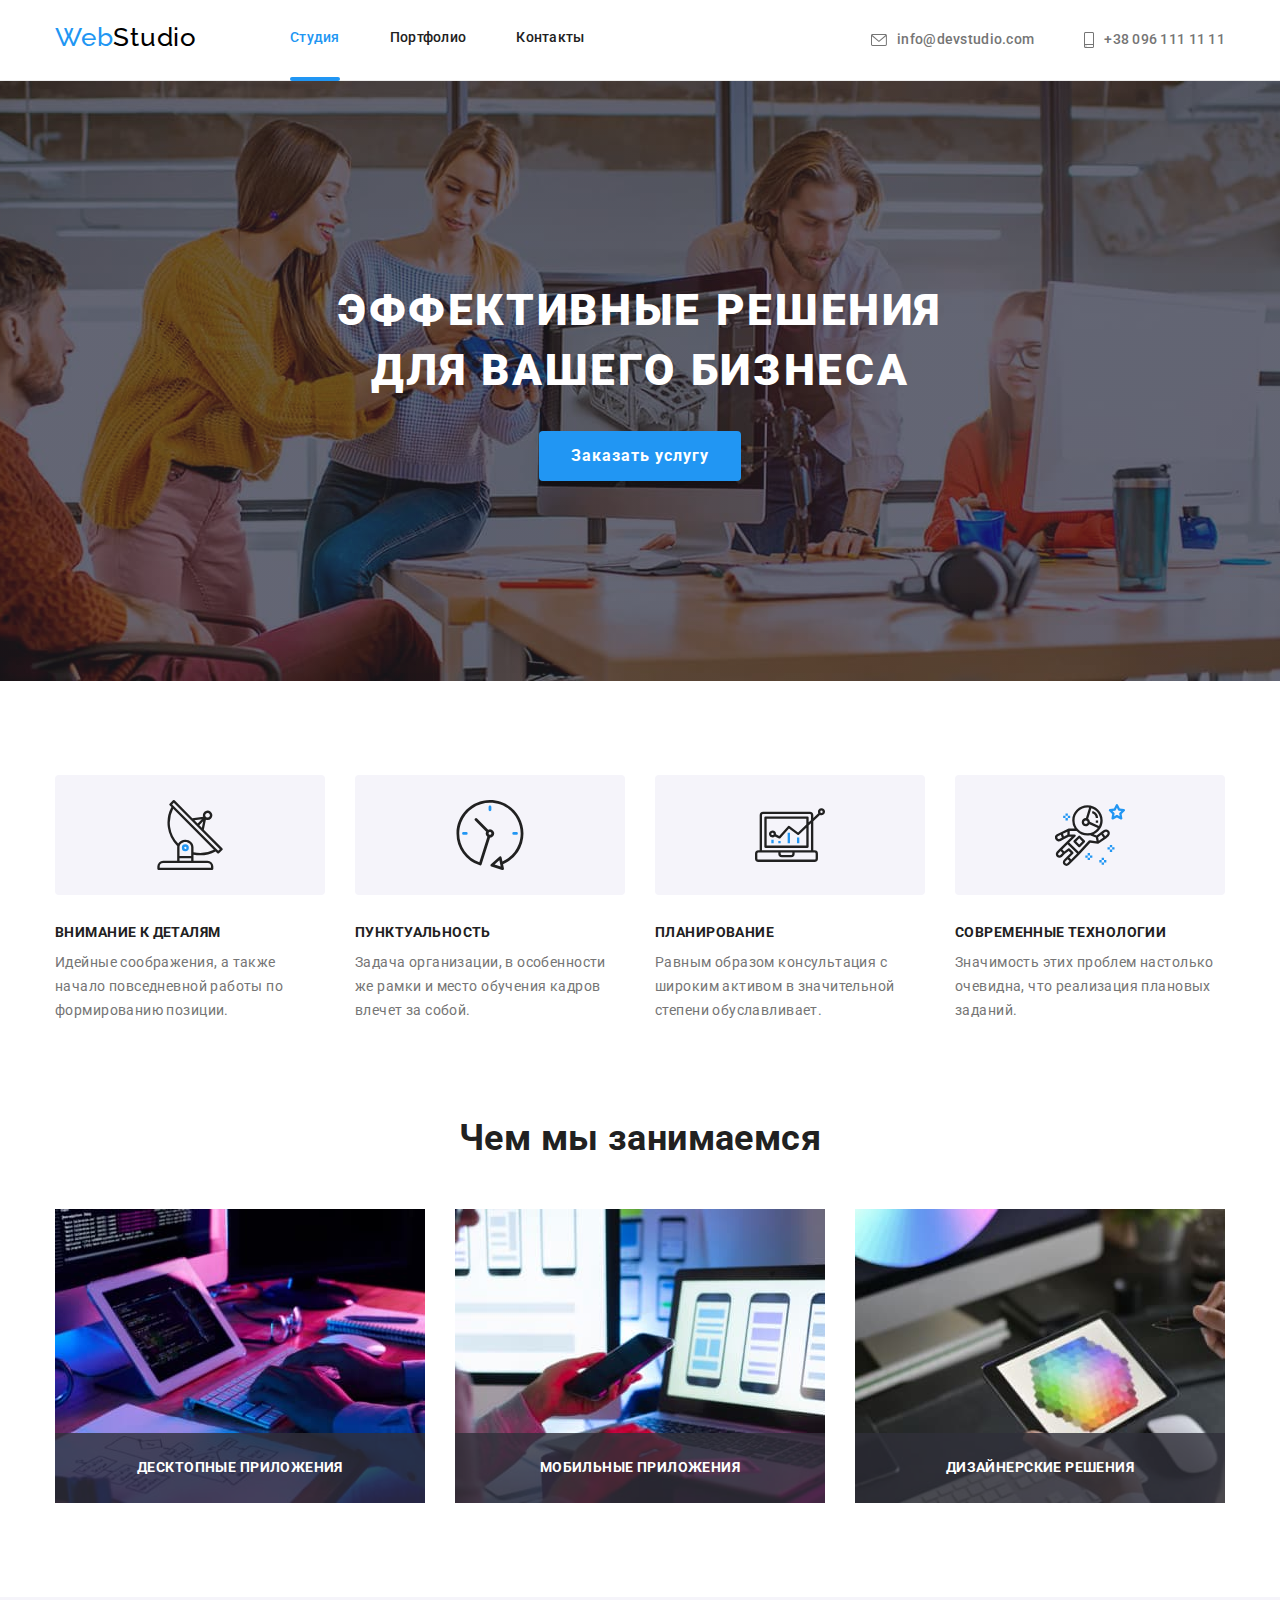
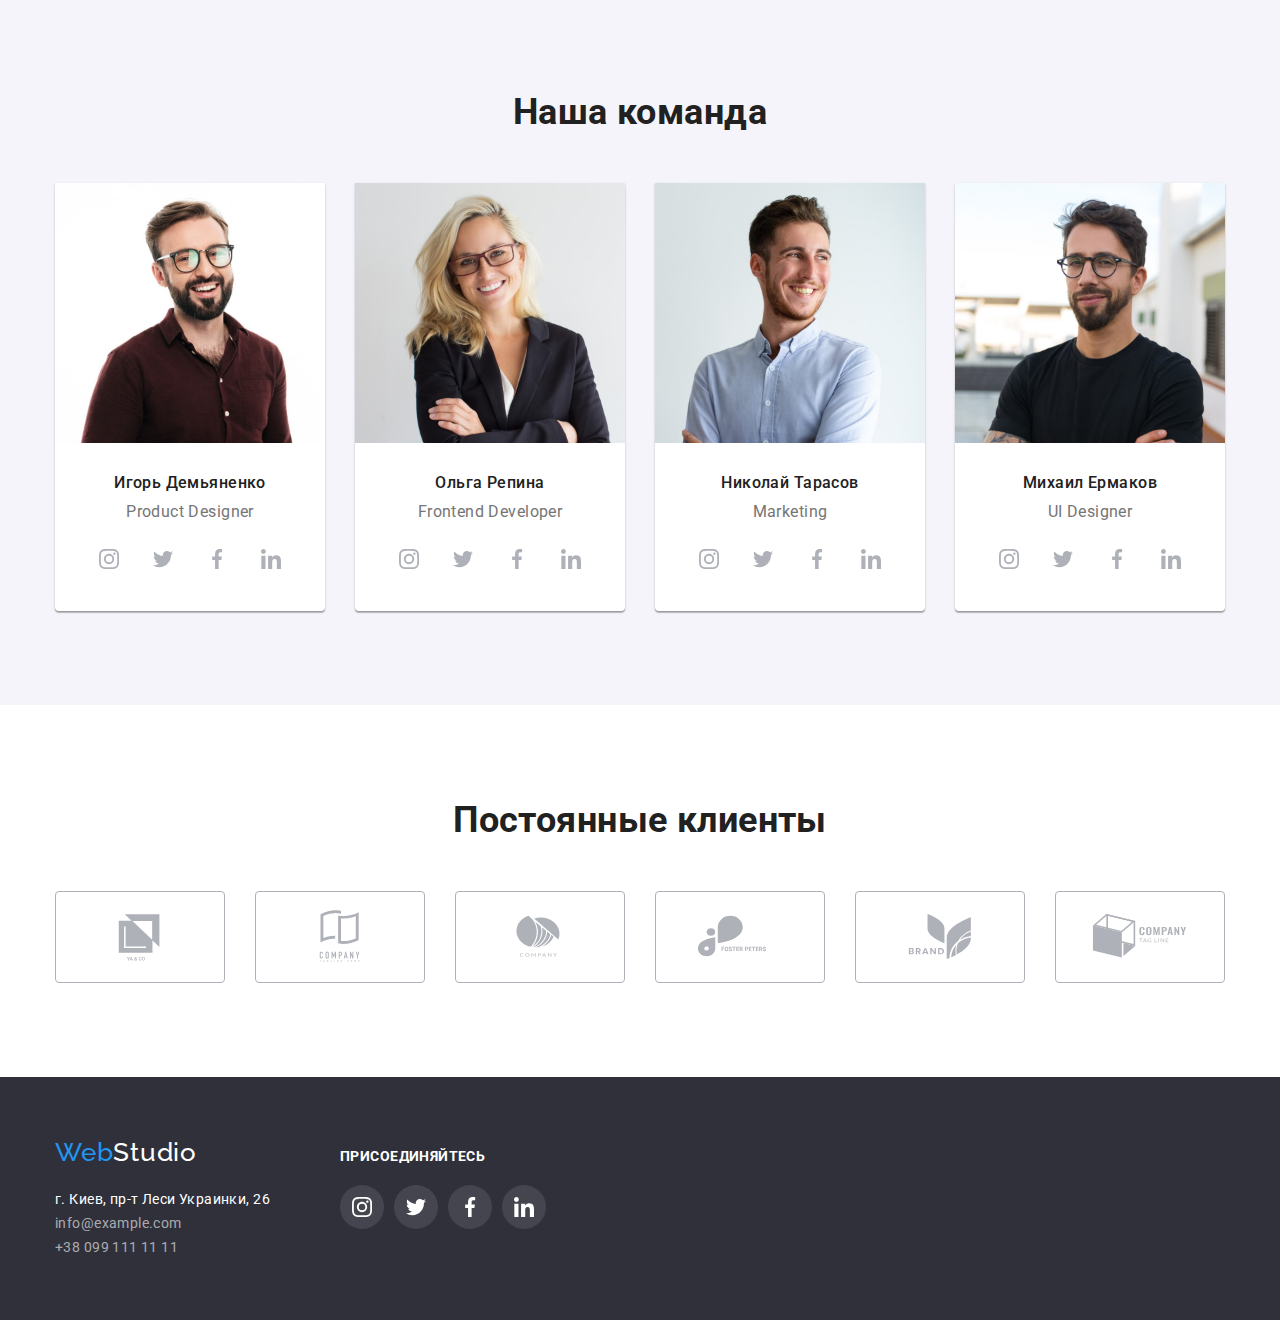
<file: index.html>
<!DOCTYPE html>
<html lang="ru">

<head>
    <meta charset="UTF-8">
    <meta http-equiv="X-UA-Compatible" content="IE=edge">
    <meta name="viewport" content="width=device-width, initial-scale=1.0">
    <title>Студия</title>
    <link href="https://fonts.googleapis.com/css2?family=Raleway:wght@700&family=Roboto:wght@400;500;700;900&display=swap"
        rel="stylesheet">
    <link rel="stylesheet" href="https://cdnjs.cloudflare.com/ajax/libs/modern-normalize/1.1.0/modern-normalize.min.css">
    <link rel="stylesheet" href="./css/styles.css">
</head>

<body>
    <!-- Шапка сайта -->
    <header class="page-header">
        <div class="container main">
        <nav class="navigation">
            <a href="/" class="logo-dark">
                <span class="logo-part">Web</span>Studio
            </a>

            <ul class="site-nav list">
                <li class="item"> <a href="./index.html" class="link current">Студия</a></li>
                <li class="item"> <a href="./portfolio.html" class="link">Портфолио</a></li>
                <li class="item"> <a href="" class="link">Контакты</a></li>
            </ul>
        </nav>

        <ul class="contacts-nav list">
            <li class="item"> 
                <a href="mailto:info@devstudio.com" class="contact">
                    <svg class="contact-icon" width="16" height="12">
                        <use href="./images/symbol-defs.svg#icon-envelope"></use>
                    </svg>
                    info@devstudio.com
                </a>
            </li>
            <li class="item"> 
                <a href="tel:+380961111111" class="contact">
                    <svg class="contact-icon" width="10" height="16">
                        <use href="./images/symbol-defs.svg#icon-smartphone"></use>
                    </svg>
                    +38 096 111 11 11
                </a>
            </li>
        </ul>
        </div>
    </header>
    <main>
        <!-- Блок Герой -->
        <section class="hero">
            <div class="overlay">
                <h1 class="hero-title">Эффективные решения <br> для вашего бизнеса</h1>
                <button type="button" class="button-primary" data-modal-open>Заказать услугу</button>
            </div>
        </section>
        <!-- Особенности -->
        <section class="section">
            <h2 class="section-title hidden">Особенности</h2>
            <div class="container">
            <ul class="features list">
                <li class="item">
                    <div class="features-thumb">
                        <svg class="features-icon" width="70" height="70">
                            <use href="./images/symbol-defs.svg#icon-antenna"></use>
                        </svg>
                    </div>
                    <h3 class="subtitle">Внимание к деталям</h3>
                    <p class="features-text">
                        Идейные соображения, а также начало повседневной работы по формированию позиции.
                    </p>
                </li>
                <li class="item">
                    <div class="features-thumb">
                        <svg class="features-icon" width="70" height="70">
                            <use href="./images/symbol-defs.svg#icon-clock"></use>
                        </svg>
                    </div>
                    <h3 class="subtitle">Пунктуальность</h3>
                    <p class="features-text">
                        Задача организации, в особенности же рамки и место обучения кадров влечет за собой.
                    </p>
                </li>
                <li class="item">
                    <div class="features-thumb">
                        <svg class="features-icon" width="70" height="70">
                            <use href="./images/symbol-defs.svg#icon-diagram"></use>
                        </svg>
                    </div>
                    <h3 class="subtitle">Планирование</h3>
                    <p class="features-text">
                        Равным образом консультация с широким активом в значительной степени обуславливает.
                    </p>
                </li>
                <li class="item">
                    <div class="features-thumb">
                    <svg class="features-icon" width="70" height="70">
                        <use href="./images/symbol-defs.svg#icon-astronaut"></use>
                    </svg>
                    </div>
                    <h3 class="subtitle">Современные технологии</h3>
                    <p class="features-text">
                        Значимость этих проблем настолько очевидна, что реализация плановых заданий.
                    </p>
                </li>
            </ul>
            </div>
        </section>
        <!-- Чем занимаются -->
        <section class="section no-padding">
            <div class="container">
            <h2 class="section-title">Чем мы занимаемся</h2>
            <ul class="examples list">
                <li class="example item">
                    <img src="./images/img1.jpg" alt="Веб разработка" width="370" height="294">
                    <h3 class="subtitle light example">Десктопные приложения</h3>
                </li>
                <li class="example item">
                    <img src="./images/img2.jpg" alt="Разработка мобильных приложений" width="370" height="294">
                    <h3 class="subtitle light example">Мобильные приложения</h3>
                </li>
                <li class="example item">
                    <img src="./images/img3.jpg" alt="Графический дизайн" width="370" height="294">
                    <h3 class="subtitle light example">Дизайнерские решения</h3>
                </li>
            </ul>
            </div>
        </section>
        <!-- Команда -->
        <section class="section team">
            <div class="container">
            <h2 class="section-title">Наша команда</h2>
            <ul class="team-list list">
                <li class="item">
                    <img src="./images/img4.jpg" alt="Фотография Игоря Демьяненко" width="270" height="260">
                    <h3 class="team-title">Игорь Демьяненко</h3>
                    <p class="team-text">Product Designer</p>
                    <ul class="social-list list">
                        <li class="social-item">
                            <a href="" class="social-link">
                                <svg class="social-icon" width="20" height="20">
                                    <use href="./images/symbol-defs.svg#icon-instagram"></use>
                                </svg>
                            </a>
                        </li>
                        <li class="social-item">
                            <a href="" class="social-link">
                                <svg class="social-icon" width="20" height="20">
                                    <use href="./images/symbol-defs.svg#icon-twitter"></use>
                                </svg>
                            </a>
                        </li>
                        <li class="social-item">
                            <a href="" class="social-link">
                                <svg class="social-icon" width="20" height="20">
                                    <use href="./images/symbol-defs.svg#icon-facebook"></use>
                                </svg>
                            </a>
                        </li>
                        <li class="social-item">
                            <a href="" class="social-link">
                                <svg class="social-icon" width="20" height="20">
                                    <use href="./images/symbol-defs.svg#icon-linkedin"></use>
                                </svg>
                            </a>
                        </li>
                    </ul>
                </li>
                <li class="item">
                    <img src="./images/img5.jpg" alt="Фотография Ольги Репиной" width="270" height="260">
                    <h3 class="team-title">Ольга Репина</h3>
                    <p class="team-text">Frontend Developer</p>
                    <ul class="social-list list">
                        <li class="social-item">
                            <a href="" class="social-link">
                                <svg class="social-icon" width="20" height="20">
                                    <use href="./images/symbol-defs.svg#icon-instagram"></use>
                                </svg>
                            </a>
                        </li>
                        <li class="social-item">
                            <a href="" class="social-link">
                                <svg class="social-icon" width="20" height="20">
                                    <use href="./images/symbol-defs.svg#icon-twitter"></use>
                                </svg>
                            </a>
                        </li>
                        <li class="social-item">
                            <a href="" class="social-link">
                                <svg class="social-icon" width="20" height="20">
                                    <use href="./images/symbol-defs.svg#icon-facebook"></use>
                                </svg>
                            </a>
                        </li>
                        <li class="social-item">
                            <a href="" class="social-link">
                                <svg class="social-icon" width="20" height="20">
                                    <use href="./images/symbol-defs.svg#icon-linkedin"></use>
                                </svg>
                            </a>
                        </li>
                    </ul>
                </li>
                <li class="item">
                    <img src="./images/img6.jpg" alt="Фотография Николая Тарасова" width="270" height="260">
                    <h3 class="team-title">Николай Тарасов</h3>
                    <p class="team-text">Marketing</p>
                    <ul class="social-list list">
                        <li class="social-item">
                            <a href="" class="social-link">
                                <svg class="social-icon" width="20" height="20">
                                    <use href="./images/symbol-defs.svg#icon-instagram"></use>
                                </svg>
                            </a>
                        </li>
                        <li class="social-item">
                            <a href="" class="social-link">
                                <svg class="social-icon" width="20" height="20">
                                    <use href="./images/symbol-defs.svg#icon-twitter"></use>
                                </svg>
                            </a>
                        </li>
                        <li class="social-item">
                            <a href="" class="social-link">
                                <svg class="social-icon" width="20" height="20">
                                    <use href="./images/symbol-defs.svg#icon-facebook"></use>
                                </svg>
                            </a>
                        </li>
                        <li class="social-item">
                            <a href="" class="social-link">
                                <svg class="social-icon" width="20" height="20">
                                    <use href="./images/symbol-defs.svg#icon-linkedin"></use>
                                </svg>
                            </a>
                        </li>
                    </ul>
                </li>
                <li class="item">
                    <img src="./images/img7.jpg" alt="Фотография Михаила Ермакова" width="270" height="260">
                    <h3 class="team-title">Михаил Ермаков</h3>
                    <p class="team-text">UI Designer</p>
                    <ul class="social-list list">
                        <li class="social-item">
                            <a href="" class="social-link">
                                <svg class="social-icon" width="20" height="20">
                                    <use href="./images/symbol-defs.svg#icon-instagram"></use>
                                </svg>
                            </a>
                        </li>
                        <li class="social-item">
                            <a href="" class="social-link">
                                <svg class="social-icon" width="20" height="20">
                                    <use href="./images/symbol-defs.svg#icon-twitter"></use>
                                </svg>
                            </a>
                        </li>
                        <li class="social-item">
                            <a href="" class="social-link">
                                <svg class="social-icon" width="20" height="20">
                                    <use href="./images/symbol-defs.svg#icon-facebook"></use>
                                </svg>
                            </a>
                        </li>
                        <li class="social-item">
                            <a href="" class="social-link">
                                <svg class="social-icon" width="20" height="20">
                                    <use href="./images/symbol-defs.svg#icon-linkedin"></use>
                                </svg>
                            </a>
                        </li>
                    </ul>
                </li>
            </ul>
            </div>
        </section>
        <!-- Клиенты -->
        <section class="section">
            <div class="container">
                <h2 class="section-title">Постоянные клиенты</h2>
                <ul class="client-list list">
                    <li class="client-item">
                        <a href="" class="client-link">
                            <svg class="client-icon" width="106" height="60">
                                <use href="./images/symbol-defs.svg#icon-client1"></use>
                            </svg>
                        </a>
                    </li>
                    <li class="client-item">
                        <a href="" class="client-link">
                            <svg class="client-icon" width="106" height="60">
                                <use href="./images/symbol-defs.svg#icon-client2"></use>
                            </svg>
                        </a>
                    </li>
                    <li class="client-item">
                        <a href="" class="client-link">
                            <svg class="client-icon" width="106" height="60">
                                <use href="./images/symbol-defs.svg#icon-client3"></use>
                            </svg>
                        </a>
                    </li>
                    <li class="client-item">
                        <a href="" class="client-link">
                            <svg class="client-icon" width="106" height="60">
                                <use href="./images/symbol-defs.svg#icon-client4"></use>
                            </svg>
                        </a>
                    </li>
                    <li class="client-item">
                        <a href="" class="client-link">
                            <svg class="client-icon" width="106" height="60">
                                <use href="./images/symbol-defs.svg#icon-client5"></use>
                            </svg>
                        </a>
                    </li>
                    <li class="client-item">
                        <a href="" class="client-link">
                            <svg class="client-icon" width="106" height="60">
                                <use href="./images/symbol-defs.svg#icon-client6"></use>
                            </svg>
                        </a>
                    </li>
                </ul>
            </div>
        </section>
    </main>

    <!-- Футер -->
    <footer class="footer">
        <div class="container main">
            <div class="address-thumb">
                <a href="/" class="logo-light">
                    <span class="logo-part">Web</span>Studio
                </a>
                <address class="footer-adress">
                    г. Киев, пр-т Леси Украинки, 26 <br>
                    <span class="footer-contacts">info@example.com <br> +38 099 111 11 11 </span>
                </address>
            </div>
            <div class="footer-thumb">
                <h3 class="subtitle light">Присоединяйтесь</h3>
                <ul class="footer-social-list list">
                    <li class="social-item">
                        <a href="" class="social-link secondary">
                            <svg class="social-icon secondary" width="20" height="20">
                                <use href="./images/symbol-defs.svg#icon-instagram"></use>
                            </svg>
                        </a>
                    </li>
                    <li class="social-item">
                        <a href="" class="social-link secondary">
                            <svg class="social-icon secondary" width="20" height="20">
                                <use href="./images/symbol-defs.svg#icon-twitter"></use>
                            </svg>
                        </a>
                    </li>
                    <li class="social-item">
                        <a href="" class="social-link secondary">
                            <svg class="social-icon secondary" width="20" height="20">
                                <use href="./images/symbol-defs.svg#icon-facebook"></use>
                            </svg>
                        </a>
                    </li>
                    <li class="social-item">
                        <a href="" class="social-link secondary">
                            <svg class="social-icon secondary" width="20" height="20">
                                <use href="./images/symbol-defs.svg#icon-linkedin"></use>
                            </svg>
                        </a>
                    </li>
                </ul>
            </div>
        </div>
    </footer>
<!-- Модальное окно -->
    <div class="backdrop is-hidden" data-modal>
     <div class="modal">
         <button class="close-btn" data-modal-close>
             <svg class="icon-close" width="18" height="18">
                 <use href="./images/symbol-defs.svg#icon-close"></use>
             </svg>
         </button>
     </div>
    </div>

<script src="./js/modal.js"></script>
</body>

</html>
</file>
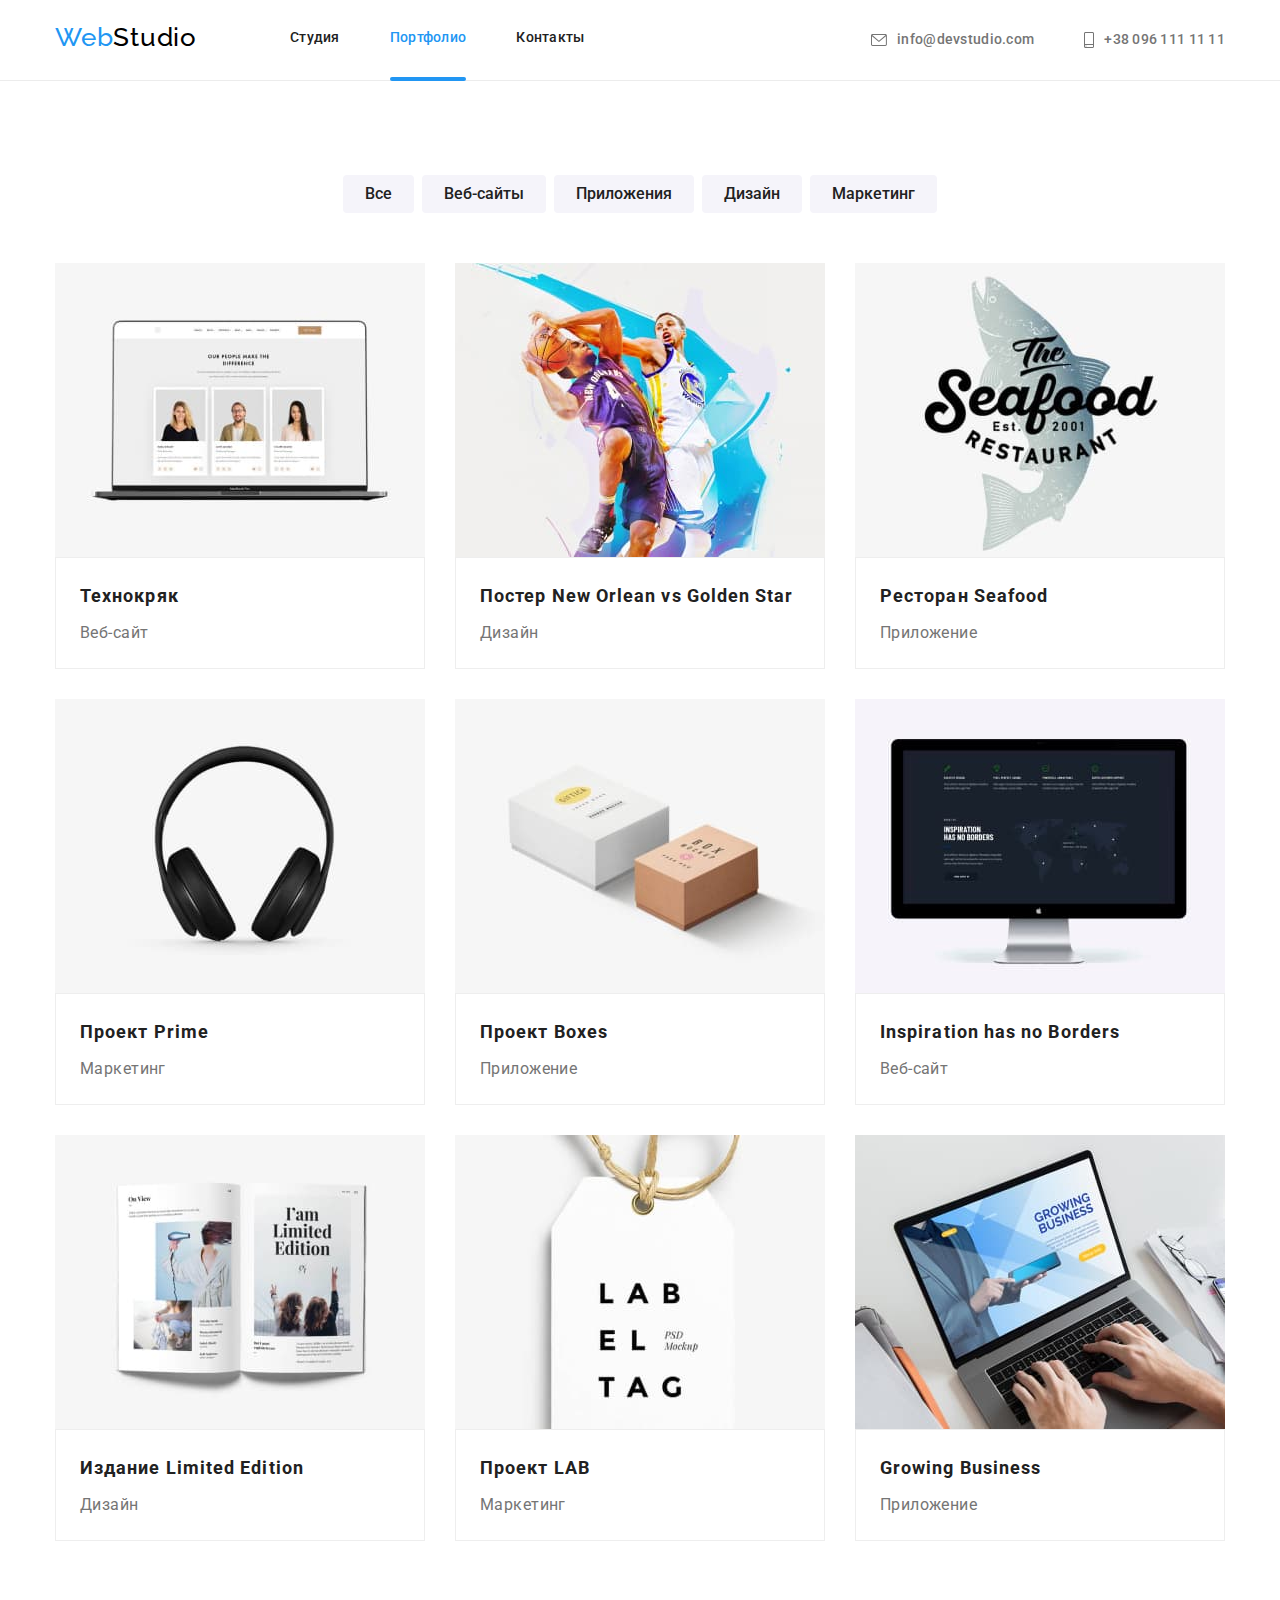
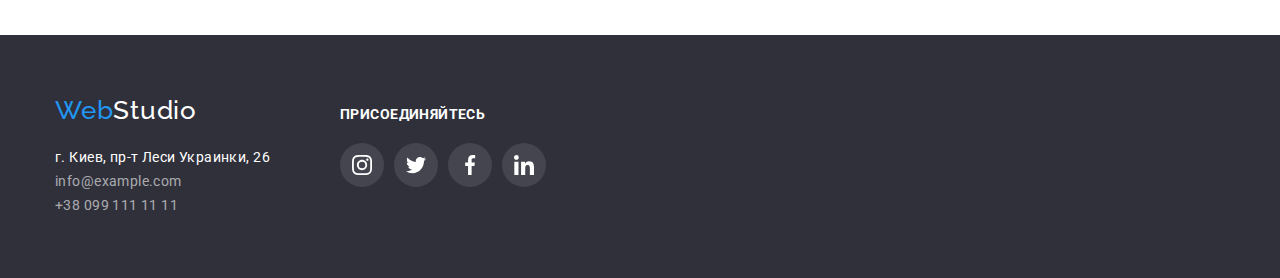
<file: portfolio.html>
<!DOCTYPE html>
<html lang="ru">

<head>
    <meta charset="UTF-8">
    <meta http-equiv="X-UA-Compatible" content="IE=edge">
    <meta name="viewport" content="width=device-width, initial-scale=1.0">
    <title>Студия</title>
    <link href="https://fonts.googleapis.com/css2?family=Raleway:wght@700&family=Roboto:wght@400;500;700;900&display=swap"
        rel="stylesheet">
    <link rel="stylesheet" href="https://cdnjs.cloudflare.com/ajax/libs/modern-normalize/1.1.0/modern-normalize.min.css">
    <link rel="stylesheet" href="./css/styles.css">
</head>

<body>
    <!-- Шапка сайта -->
    <header class="page-header">
        <div class="container main">
        <nav class="navigation">
            <a href="/" class="logo-dark">
                <span class="logo-part">Web</span>Studio
            </a>

            <ul class="site-nav list">
                <li class="item"> <a href="./index.html" class="link">Студия</a></li>
                <li class="item"> <a href="./portfolio.html" class="link current">Портфолио</a></li>
                <li class="item"> <a href="" class="link">Контакты</a></li>
            </ul>
        </nav>

        <ul class="contacts-nav list">
            <li class="item"> <a href="mailto:info@devstudio.com" class="contact">
                <svg class="contact-icon" width="16" height="12">
                    <use href="./images/symbol-defs.svg#icon-envelope"></use>
                </svg>
                info@devstudio.com</a>
            </li>
            <li class="item"> <a href="tel:+380961111111" class="contact">
                <svg class="contact-icon" width="10" height="16">
                    <use href="./images/symbol-defs.svg#icon-smartphone"></use>
                </svg>
                +38 096 111 11 11</a>
            </li>
        </ul>
        </div>
    </header>
    
    <main>
        <!-- Портфолио -->
        <section class="section portfolio">
            <div class="container">
                <h1 class="section-title hidden">Портфолио проектов</h1>
                <ul class="button-list list">
                    <li class="item"><button type="button" class="button-secondary current">Все</button></li>
                    <li class="item"><button type="button" class="button-secondary">Веб-сайты</button></li>
                    <li class="item"><button type="button" class="button-secondary">Приложения</button></li>
                    <li class="item"><button type="button" class="button-secondary">Дизайн</button></li>
                    <li class="item"><button type="button" class="button-secondary">Маркетинг</button></li>
                </ul>
            
                <ul class="flex-container list">
                    <li class="flex-element">
                        <a href="" class="projects-link">
                            <div class="img-thumb">
                              <img src="./images/img8.jpg" alt="Страница с командой компании на мониторе ноутбука" width="370" height="294">
                                <div class="img-overlay">
                                    <p>
                                        Технокряк это современная площадка распространения коронавируса. Компании используют эту платформу для цифрового
                                        шпионажа и атак на защищённые сервера конкурентов.
                                    </p>
                                </div>
                            </div>
                            <div class="content">
                                <h2 class="projects-title">Технокряк</h2>
                                <p class="projects-text">Веб-сайт</p>
                            </div>
                        </a>
                    </li>

                    <li class="flex-element">
                        <a href="" class="projects-link">
                            <div class="img-thumb">
                               <img src="./images/img9.jpg" alt="Два баскетболиста борются за мяч" width="370" height="294">
                                <div class="img-overlay">
                                    <p>
                                        Технокряк это современная площадка распространения коронавируса. Компании используют эту платформу для
                                        цифрового
                                        шпионажа и атак на защищённые сервера конкурентов.
                                    </p>
                                </div>
                            </div>
                            <div class="content">
                                <h2 class="projects-title">Постер New Orlean vs Golden Star</h2>
                                <p class="projects-text">Дизайн</p>
                            </div>
                        </a>
                    </li>

                    <li class="flex-element">
                        <a href="" class="projects-link">
                            <div class="img-thumb">
                              <img src="./images/img10.jpg" alt="Логотип ресторана в виде рыбы" width="370" height="294">
                                <div class="img-overlay">
                                    <p>
                                        Технокряк это современная площадка распространения коронавируса. Компании используют эту платформу для
                                        цифрового
                                        шпионажа и атак на защищённые сервера конкурентов.
                                    </p>
                                </div>
                            </div>
                            <div class="content">
                                <h2 class="projects-title">Ресторан Seafood</h2>
                                <p class="projects-text">Приложение</p>
                            </div>
                        </a>
                    </li>

                    <li class="flex-element">
                        <a href="" class="projects-link">
                            <div class="img-thumb">
                                <img src="./images/img11.jpg" alt="Черные наушники на белом фоне" width="370" height="294">
                                <div class="img-overlay">
                                    <p>
                                        Технокряк это современная площадка распространения коронавируса. Компании используют эту платформу для
                                        цифрового
                                        шпионажа и атак на защищённые сервера конкурентов.
                                    </p>
                                </div>
                            </div>
                            <div class="content">
                                <h2 class="projects-title">Проект Prime</h2>
                                <p class="projects-text">Маркетинг</p>
                            </div>
                        </a>
                    </li>

                    <li class="flex-element">
                        <a href="" class="projects-link">
                            <div class="img-thumb">
                              <img src="./images/img12.jpg" alt="Две коробки на белом фоне" width="370" height="294">
                                <div class="img-overlay">
                                    <p>
                                        Технокряк это современная площадка распространения коронавируса. Компании используют эту платформу для
                                        цифрового
                                        шпионажа и атак на защищённые сервера конкурентов.
                                    </p>
                                </div>
                            </div>
                            <div class="content">
                                <h2 class="projects-title">Проект Boxes</h2>
                                <p class="projects-text">Приложение</p>
                            </div>
                        </a>
                    </li>

                    <li class="flex-element">
                        <a href="" class="projects-link"> 
                            <div class="img-thumb">
                                <img src="./images/img13.jpg" alt="Главная страница компании на мониторе компьютера" width="370" height="294">
                                <div class="img-overlay">
                                    <p>
                                        Технокряк это современная площадка распространения коронавируса. Компании используют эту платформу для
                                        цифрового
                                        шпионажа и атак на защищённые сервера конкурентов.
                                    </p>
                                </div>
                            </div>
                            <div class="content">
                                <h2 class="projects-title">Inspiration has no Borders</h2>
                                <p class="projects-text">Веб-сайт</p>
                            </div>
                        </a>
                    </li>

                    <li class="flex-element">
                        <a href="" class="projects-link">
                            <div class="img-thumb">
                                <img src="./images/img14.jpg" alt="Развернутый журнал на белом фоне" width="370" height="294">
                                <div class="img-overlay">
                                    <p>
                                        Технокряк это современная площадка распространения коронавируса. Компании используют эту платформу для
                                        цифрового
                                        шпионажа и атак на защищённые сервера конкурентов.
                                    </p>
                                </div>
                            </div>
                            <div class="content">
                                <h2 class="projects-title">Издание Limited Edition</h2>
                                <p class="projects-text">Дизайн</p>
                            </div>
                        </a>
                    </li>

                    <li class="flex-element">
                        <a href="" class="projects-link">
                            <div class="img-thumb">
                                <img src="./images/img15.jpg" alt="Белая бирка для одежды на белом фоне" width="370" height="294">
                                <div class="img-overlay">
                                    <p>
                                        Технокряк это современная площадка распространения коронавируса. Компании используют эту платформу для
                                        цифрового
                                        шпионажа и атак на защищённые сервера конкурентов.
                                    </p>
                                </div>
                            </div>
                            <div class="content">
                                <h2 class="projects-title">Проект LAB</h2>
                                <p class="projects-text">Маркетинг</p>
                            </div>
                        </a>
                    </li>

                    <li class="flex-element">
                        <a href="" class="projects-link">
                            <div class="img-thumb">
                              <img src="./images/img16.jpg" alt="Руки на клавиатуре ноутбука и монитор с открытым приложением" width="370" height="294">
                                <div class="img-overlay">
                                    <p>
                                        Технокряк это современная площадка распространения коронавируса. Компании используют эту платформу для
                                        цифрового
                                        шпионажа и атак на защищённые сервера конкурентов.
                                    </p>
                                </div>
                            </div>
                            <div class="content">
                                <h2 class="projects-title">Growing Business</h2>
                                <p class="projects-text">Приложение</p>
                            </div>
                        </a>
                    </li>
                </ul>
            </div>
        </section>
    </main>
    <!-- Футер -->
    <footer class="footer">
        <div class="container main">
            <div class="address-thumb">
                <a href="/" class="logo-light">
                    <span class="logo-part">Web</span>Studio
                </a>
                <address class="footer-adress">
                    г. Киев, пр-т Леси Украинки, 26 <br>
                    <span class="footer-contacts">info@example.com <br> +38 099 111 11 11</span>
                </address>
            </div>
            <div class="footer-thumb">
                <h3 class="subtitle light">Присоединяйтесь</h3>
                <ul class="footer-social-list list">
                    <li class="social-item">
                        <a href="" class="social-link secondary">
                            <svg class="social-icon secondary" width="20" height="20">
                                <use href="./images/symbol-defs.svg#icon-instagram"></use>
                            </svg>
                        </a>
                    </li>
                    <li class="social-item">
                        <a href="" class="social-link secondary">
                            <svg class="social-icon secondary" width="20" height="20">
                                <use href="./images/symbol-defs.svg#icon-twitter"></use>
                            </svg>
                        </a>
                    </li>
                    <li class="social-item">
                        <a href="" class="social-link secondary">
                            <svg class="social-icon secondary" width="20" height="20">
                                <use href="./images/symbol-defs.svg#icon-facebook"></use>
                            </svg>
                        </a>
                    </li>
                    <li class="social-item">
                        <a href="" class="social-link secondary">
                            <svg class="social-icon secondary" width="20" height="20">
                                <use href="./images/symbol-defs.svg#icon-linkedin"></use>
                            </svg>
                        </a>
                    </li>
                </ul>
            </div>
        </div>
    </footer>

</body>

</html>
</file>
<file: css/styles.css>
:root {
  --primary-text-color: #212121;
  --text-color: #757575;
  --accent-color: #2196f3;
  --primary-white-color: #ffffff;
  --secondary-white-color: rgba(255, 255, 255, 0.6);
  --black-color: #000000;
  --icon-color: #afb1b8;
  --icon-bg: rgba(255, 255, 255, 0.1);
  --secondary-bg-color: #f5f4fa;
  --blocks-bg-color: #2f303a;
  --btn-primary-shadow: 0px 4px 4px rgba(0, 0, 0, 0.15);
  --team-list-shadow: 0px 1px 3px rgba(0, 0, 0, 0.12),
    0px 1px 1px rgba(0, 0, 0, 0.14), 0px 2px 1px rgba(0, 0, 0, 0.2);
  --btn-secondary-shadow: 0px 3px 1px rgba(0, 0, 0, 0.1),
    0px 1px 2px rgba(0, 0, 0, 0.08), 0px 2px 2px rgba(0, 0, 0, 0.12);
  --portfolio-shadow: 0px 1px 1px rgba(0, 0, 0, 0.12),
    0px 4px 4px rgba(0, 0, 0, 0.06), 1px 4px 6px rgba(0, 0, 0, 0.16);
  --margin-set: 30px;
}

body {
  color: var(--primary-text-color);
  background-color: var(--primary-white-color);
  font-family: Roboto, -apple-system, BlinkMacSystemFont, Segoe UI, Oxygen,
    Ubuntu, Cantarell, Fira Sans, Droid Sans, Helvetica Neue, sans-serif;
  font-weight: 500;
  font-size: 14px;
  line-height: 1.14;
  letter-spacing: 0.03em;
}

h1,
h2,
h3,
p,
ul {
  margin-top: 0;
  margin-bottom: 0;
}

img {
  display: block;
  max-width: 100%;
  height: auto;
}

.list {
  padding: 0;
  margin: 0;
  list-style: none;
}

/* Page Header */
.main {
  display: flex;
  align-items: center;
}
.page-header {
  border-bottom: 1px solid #ececec;
}
.navigation {
  display: flex;
  align-items: center;
}

.container {
  width: 1200px;
  padding-right: 15px;
  padding-left: 15px;
  margin-right: auto;
  margin-left: auto;
}

/* Logo */
.logo-dark {
  color: var(--black-color);
  font-family: Raleway, sans-serif;
  font-size: 26px;
  line-height: 1.2;
  letter-spacing: 0.03em;
  text-decoration: none;
}
.logo-light {
  color: var(--primary-white-color);
  font-family: Raleway, sans-serif;
  font-size: 26px;
  line-height: 1.2;
  letter-spacing: 0.03em;
  text-decoration: none;
}
.logo-part {
  color: var(--accent-color);
  font-family: Raleway, sans-serif;
  font-size: 26px;
  line-height: 1.2;
  letter-spacing: 0.03em;
  text-decoration: none;
}

/* Site nav */
.site-nav {
  display: flex;
  margin-left: 93px;
}
.site-nav .item:not(:last-child) {
  margin-right: 50px;
}

.site-nav .link {
  position: relative;

  padding-top: 32px;
  padding-bottom: 32px;

  color: var(--primary-text-color);
  letter-spacing: 0.02em;
  text-decoration: none;

  transition: color 250ms cubic-bezier(0.4, 0, 0.2, 1);
}

.site-nav .link.current {
  color: var(--accent-color);
}

.site-nav .link.current::after {
  content: "";

  position: absolute;
  left: 0;
  bottom: -4px;
  width: 100%;
  height: 4px;

  background: var(--accent-color);
  border-radius: 2px;
}

.site-nav .link:hover,
.site-nav .link:focus {
  color: var(--accent-color);
}

/* Contacts nav */
.contacts-nav {
  display: flex;
  margin-left: auto;
}
.contacts-nav .item:not(:last-child) {
  margin-right: 50px;
}
.contacts-nav .contact {
  padding-top: 32px;
  padding-bottom: 32px;

  color: var(--text-color);
  letter-spacing: 0.02em;
  text-decoration: none;

  transition: color 250ms cubic-bezier(0.4, 0, 0.2, 1);
}

.contacts-nav .contact:hover,
.contacts-nav .contact:focus {
  color: var(--accent-color);
}

.contact {
  display: flex;
  align-items: center;
}
.contact-icon {
  margin-right: 10px;
  fill: currentColor;

  transition: fill 250ms cubic-bezier(0.4, 0, 0.2, 1);
}
.contact-icon:hover,
.contact-icon:focus {
  fill: var(--accent-color);
}

/* Hero */
.hero {
  text-align: center;
}

.overlay {
  padding-top: 200px;
  margin-left: auto;
  margin-right: auto;
  max-width: 1600px;
  min-height: 600px;

  background-image: linear-gradient(
      to right,
      rgba(47, 48, 58, 0.4),
      rgba(47, 48, 58, 0.4)
    ),
    url("../images/hero.jpg");
  background-color: var(--blocks-bg-color);
  background-repeat: no-repeat;
  background-position: center;
  background-size: cover;
}

.hero-title {
  margin-bottom: var(--margin-set);
  color: var(--primary-white-color);
  font-weight: 900;
  font-size: 44px;
  line-height: 1.36;
  text-align: center;
  letter-spacing: 0.06em;
  text-transform: uppercase;
}
.button-primary {
  min-width: 200px;
  padding-right: 32px;
  padding-top: 10px;
  padding-bottom: 10px;
  padding-left: 32px;

  color: var(--primary-white-color);
  background-color: var(--accent-color);
  box-shadow: var(--btn-primary-shadow);
  font-family: inherit;
  font-weight: 700;
  font-size: 16px;
  line-height: 1.88;
  letter-spacing: 0.06em;
  border-radius: 4px;
  border-style: none;
  cursor: pointer;

  transition: background-color 250ms cubic-bezier(0.4, 0, 0.2, 1);
}

.button-primary:hover,
.button-primary:focus {
  background-color: #188ce8;
}

/* Features */
.section {
  padding-top: 94px;
  padding-bottom: 94px;
}

.section-title.hidden {
  position: absolute;
  clip: rect(0 0 0 0);
  width: 1px;
  height: 1px;
  margin: -1px;
}

.features {
  display: flex;
  flex-wrap: wrap;
  margin-top: calc(-1 * var(--margin-set));
  margin-left: calc(-1 * var(--margin-set));
}

.features > .item {
  flex-basis: calc(100% / 4 - var(--margin-set));
  margin-top: var(--margin-set);
  margin-left: var(--margin-set);
}

.features-thumb {
  display: flex;
  height: 120px;
  margin-bottom: 30px;
  justify-content: center;
  align-items: center;

  background-color: var(--secondary-bg-color);
  border-radius: 4px;
}

.subtitle {
  margin-bottom: 10px;
  font-weight: 700;
  font-size: 14px;
  text-transform: uppercase;
}

.features-text {
  color: var(--text-color);
  font-weight: 400;
  line-height: 1.71;
}

/* Examples */
.examples {
  display: flex;
  flex-wrap: wrap;
  margin-top: calc(-1 * var(--margin-set));
  margin-left: calc(-1 * var(--margin-set));
}
.examples > .example.item {
  flex-basis: calc(100% / 3 - var(--margin-set));
  margin-top: var(--margin-set);
  margin-left: var(--margin-set);
}
.section.no-padding {
  padding-top: 0;
  padding-bottom: 94px;
}
.section-title {
  margin-bottom: 50px;
  font-weight: 700;
  font-size: 36px;
  line-height: 1.17;
  text-align: center;
}
.example.item {
  position: relative;
}

.subtitle.light.example {
  position: absolute;
  bottom: 0;
  left: 0;

  display: flex;
  width: 100%;
  height: 70px;
  margin-bottom: 0;

  background: rgba(47, 48, 58, 0.8);
  align-items: center;
  justify-content: center;
}

/* Team */
.team-list {
  display: flex;
  flex-wrap: wrap;
  margin-top: calc(-1 * var(--margin-set));
  margin-left: calc(-1 * var(--margin-set));
}
.team-list > .item {
  flex-basis: calc(100% / 4 - var(--margin-set));
  margin-top: var(--margin-set);
  margin-left: var(--margin-set);
}
.team-list .item {
  background-color: var(--primary-white-color);
  box-shadow: var(--team-list-shadow);
  border-radius: 0px 0px 4px 4px;
  overflow: hidden;
}

.section.team {
  background-color: var(--secondary-bg-color);
}
.team-title {
  padding-top: 30px;
  margin-bottom: 10px;

  font-weight: 500;
  font-size: 16px;
  line-height: 1.19;
  text-align: center;
}
.team-text {
  margin-bottom: 16px;

  color: var(--text-color);
  font-weight: 400;
  font-size: 16px;
  line-height: 1.19;
  text-align: center;
}

.social-list {
  display: flex;
  justify-content: center;
  padding-bottom: 30px;
}

.social-link {
  display: flex;
  justify-content: center;
  align-items: center;
  width: 44px;
  height: 44px;

  border-radius: 50%;

  transition: background-color 250ms cubic-bezier(0.4, 0, 0.2, 1);
}

.social-list .social-item:not(:last-child) {
  margin-right: 10px;
}

.social-link:hover,
.social-link:focus {
  background-color: var(--accent-color);
}

.social-icon {
  fill: var(--icon-color);

  transition: fill 250ms cubic-bezier(0.4, 0, 0.2, 1);
}

.social-link:hover .social-icon,
.social-link:focus .social-icon {
  fill: var(--primary-white-color);
}

/* Client */
.client-list {
  display: flex;
  flex-wrap: wrap;
  margin-top: calc(-1 * var(--margin-set));
  margin-left: calc(-1 * var(--margin-set));
}

.client-list > .client-item {
  flex-basis: calc(100% / 6 - var(--margin-set));
  margin-top: var(--margin-set);
  margin-left: var(--margin-set);
}

.client-link {
  display: flex;
  justify-content: center;
  align-items: center;
  width: 170px;
  height: 92px;
  border: 1px solid var(--icon-color);
  border-radius: 4px;

  transition: fill 250ms cubic-bezier(0.4, 0, 0.2, 1);
}
.client-icon {
  fill: var(--icon-color);
}

.client-link:hover .client-icon,
.client-link:focus .client-icon {
  fill: var(--accent-color);
}

.client-link:hover,
.client-link:focus {
  border: 1px solid var(--accent-color);
}

/* Footer */
.footer {
  padding-top: 60px;
  padding-bottom: 60px;

  background-color: var(--blocks-bg-color);
}
.main {
  align-items: baseline;
}

.address-thumb {
  display: flex;
  flex-wrap: wrap;
  flex-direction: column;
}
.footer-adress {
  margin-top: 20px;
  color: var(--primary-white-color);
  font-style: normal;
  font-weight: 400;
  line-height: 1.71;
}
.footer-contacts {
  margin-top: 9px;
  color: var(--secondary-white-color);
  font-style: normal;
  font-weight: 400;
  line-height: 1.71;
}

.subtitle.light {
  margin-bottom: 20px;

  color: var(--primary-white-color);
}
.footer-thumb {
  display: flex;
  flex-wrap: wrap;
  flex-direction: column;
  margin-left: 70px;
  align-content: flex-start;
}

.footer-social-list {
  display: flex;
  align-items: center;
}

.social-icon.secondary {
  fill: var(--primary-white-color);
}

.social-link.secondary {
  background-color: var(--icon-bg);
  border-radius: 50%;

  transition: background-color 250ms cubic-bezier(0.4, 0, 0.2, 1);
}

.social-link.secondary:hover,
.social-link.secondary:focus {
  background-color: var(--accent-color);
}

.footer-social-list .social-item:not(:last-child) {
  margin-right: 10px;
}

/* Modal */
.backdrop {
  position: fixed;
  top: 0;
  left: 0;

  width: 100%;
  height: 100%;

  background-color: rgba(0, 0, 0, 0.2);

  opacity: 1;
  transform: opacity 250ms cubic-bezier(0.4, 0, 0.2, 1);
}

.backdrop.is-hidden {
  opacity: 0;
  pointer-events: none;
  visibility: inherit;
}

.backdrop.is-hidden .modal {
  opacity: 0;
  transform: translate(-50%, -50%) scale(0.9);
}

.modal {
  position: absolute;
  top: 50%;
  left: 50%;
  opacity: 1;

  min-width: 528px;
  min-height: 581px;

  background-color: var(--primary-white-color);
  box-shadow: drop-shadow(0px 4px 4px rgba(0, 0, 0, 0.25));
  border-radius: 4px;

  transform: translate(-50%, -50%) scale(1);

  transition: transform 250ms cubic-bezier(0.4, 0, 0.2, 1),
    opacity cubic-bezier(0.4, 0, 0.2, 1);
}
.close-btn {
  position: absolute;
  top: 8px;
  right: 8px;

  width: 30px;
  height: 30px;

  background-color: var(--primary-white-color);
  border: 1px solid rgba(0, 0, 0, 0.1);
  box-sizing: border-box;
  border-radius: 50%;
  cursor: pointer;
}
.icon-close {
  position: absolute;
  top: 6px;
  right: 6px;

  fill: var(--black-color);
}

/* Portfolio Page */
.section.portfolio {
  /* в макете верхний - 75px */
  padding-top: 94px;
  padding-bottom: 94px;
}

.button-list {
  display: flex;
  flex-wrap: wrap;
  margin-bottom: 50px;
  justify-content: center;
}

.button-list .item:not(:last-child) {
  margin-right: 8px;
}

.button-secondary {
  padding-top: 6px;
  padding-right: 22px;
  padding-bottom: 6px;
  padding-left: 22px;

  color: var(--primary-text-color);
  background-color: var(--secondary-bg-color);
  font-family: inherit;
  font-weight: 500;
  font-size: 16px;
  line-height: 1.62;
  text-align: center;
  border-radius: 4px;
  border-style: none;
  cursor: pointer;

  transition: background-color 250ms cubic-bezier(0.4, 0, 0.2, 1),
    color 250ms cubic-bezier(0.4, 0, 0.2, 1),
    box-shadow 250ms cubic-bezier(0.4, 0, 0.2, 1);
}

.button-secondary:hover,
.button-secondary:focus {
  color: var(--primary-white-color);
  background-color: var(--accent-color);
  box-shadow: var(--btn-secondary-shadow);
}

.flex-container {
  display: flex;
  flex-wrap: wrap;
  margin-top: calc(-1 * var(--margin-set));
  margin-left: calc(-1 * var(--margin-set));
}

.flex-container > .flex-element {
  flex-basis: calc(100% / 3 - var(--margin-set));
  margin-top: var(--margin-set);
  margin-left: var(--margin-set);
}

.flex-element .list.button {
  margin-bottom: 50px;
}

.flex-element {
  transition: box-shadow 250ms cubic-bezier(0.4, 0, 0.2, 1);
}

.content {
  padding-top: 20px;
  padding-right: 24px;
  padding-bottom: 20px;
  padding-left: 24px;

  border: 1px solid #eeeeee;
}

.img-thumb {
  position: relative;

  overflow: hidden;
}

.img-thumb::before {
  content: "";

  position: absolute;
  top: 100%;
  left: 0;

  display: inline-block;
  width: 100%;
  height: 100%;

  background-color: rgba(33, 150, 243, 0.9);

  transition: transform 250ms cubic-bezier(0.4, 0, 0.2, 1);
}

.projects-link:hover .img-thumb::before,
.projects-link:focus .img-thumb::before {
  transform: translateY(-100%);
}

.img-overlay {
  position: absolute;
  top: 100%;
  left: 0;

  padding: 63px 24px;

  color: var(--primary-white-color);
  font-weight: 400;
  font-size: 18px;
  line-height: 1.56;

  transition: transform 250ms cubic-bezier(0.4, 0, 0.2, 1);
}
.projects-link:hover .img-overlay {
  transform: translateY(-100%);
}

.projects-link {
  display: block;

  text-decoration: none;
}

.projects-link:hover,
.flex-element:focus {
  box-shadow: var(--portfolio-shadow);
}

.projects-title {
  margin-bottom: 4px;

  color: var(--primary-text-color);
  font-weight: 700;
  font-size: 18px;
  line-height: 2;
  letter-spacing: 0.06em;
}
.projects-text {
  color: var(--text-color);
  font-weight: 400;
  font-size: 16px;
  line-height: 1.88;
}
</file>
